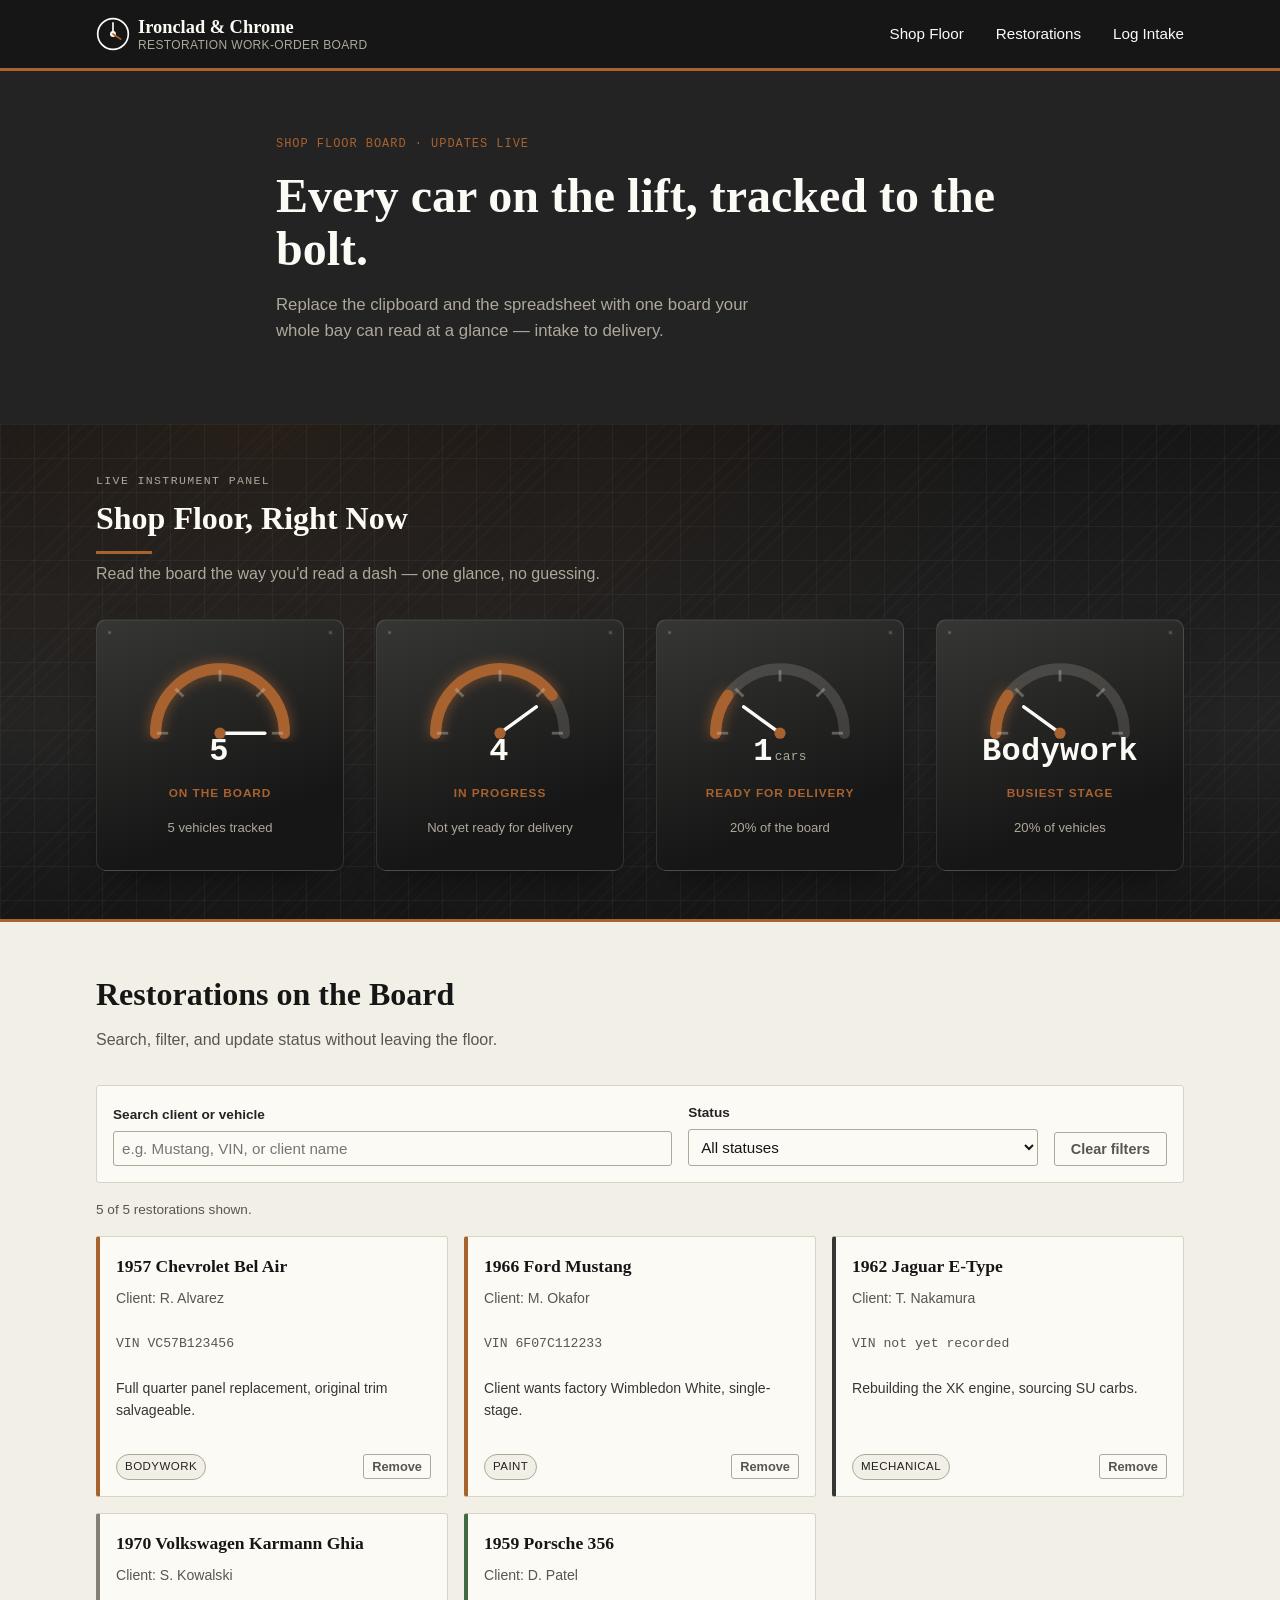
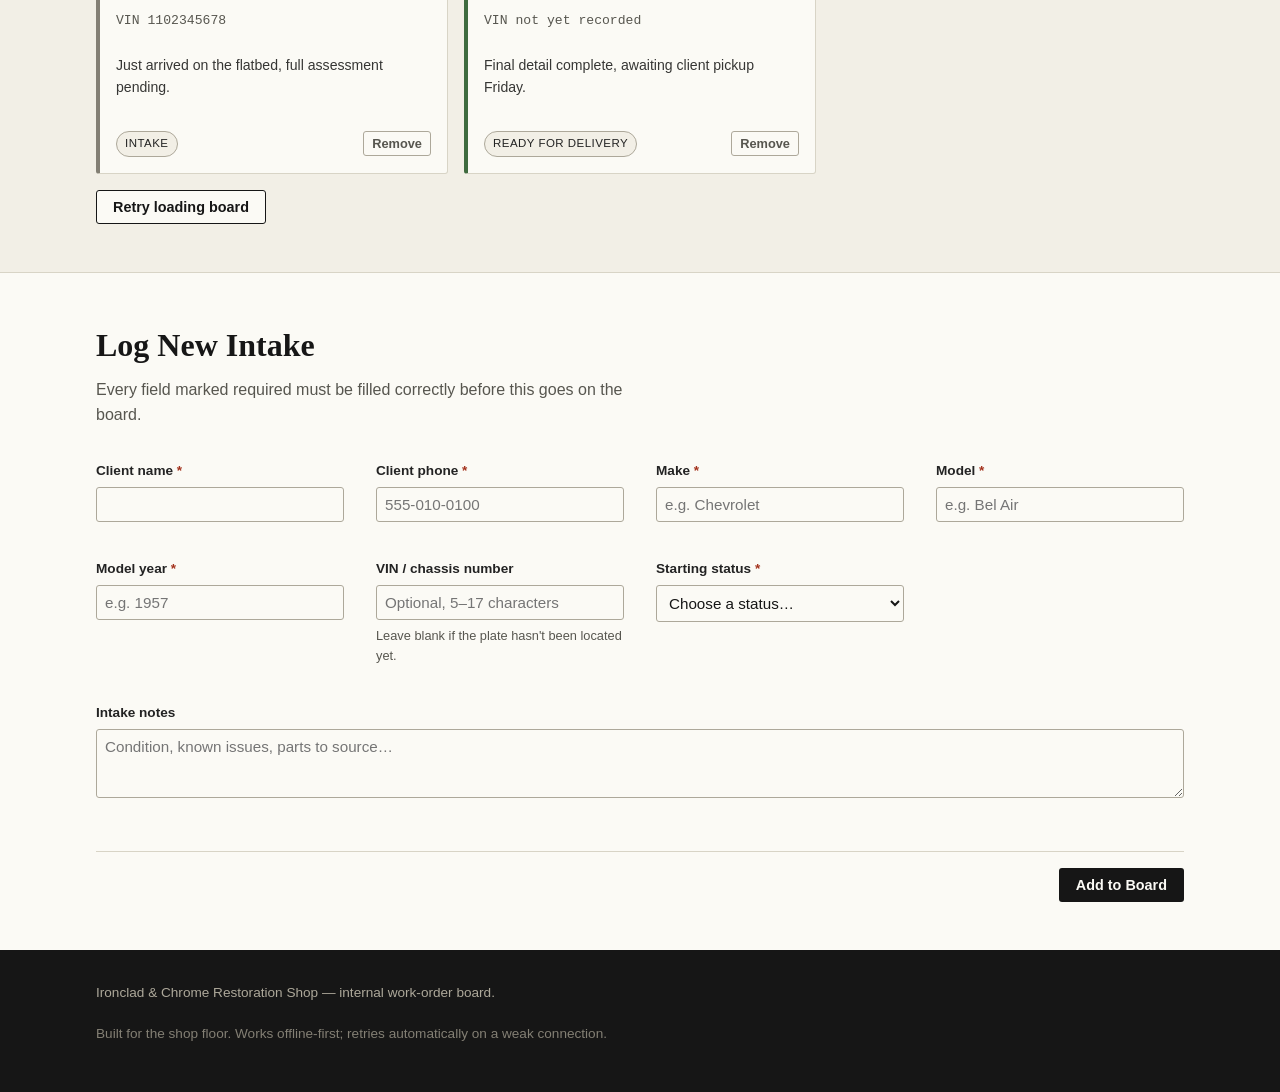
<file: index.html>
<!DOCTYPE html>
<html lang="en">
<head>
<meta charset="UTF-8">
<meta name="viewport" content="width=device-width, initial-scale=1.0">
<title>Ironclad &amp; Chrome — Restoration Shop Portfolio</title>
<meta name="description" content="Digital work-order portfolio for the shop floor: track restorations, log new intake, and find clients in seconds.">
<style>
/* =========================================================
   TOKENS — monochromatic corporate system.
   Every color used anywhere in this file must be one of
   these variables. No rogue hex values.
   ========================================================= */
:root {
  /* grayscale base */
  --charcoal-900: #161616;
  --charcoal-800: #232323;
  --charcoal-700: #363634;
  --steel-600: #57564f;
  --steel-400: #837f74;
  --steel-300: #ada89a;
  --steel-200: #d8d4c6;
  --paper-100: #f2efe6;
  --paper-000: #fbfaf5;

  /* single system accent — brushed copper, gauge-needle */
  --accent-copper: #a8622f;
  --accent-copper-dim: #7c4a25;

  /* required functional color for validation states (spec-mandated) */
  --signal-red: #a3311c;
  --signal-red-bg: #f7e6e1;
  --signal-green: #3f6b3f;

  /* type */
  --font-display: Georgia, "Times New Roman", "Noto Serif", serif;
  --font-body: -apple-system, "Segoe UI", Roboto, Helvetica, Arial, sans-serif;
  --font-mono: "Courier New", ui-monospace, monospace;

  /* spacing — strict 16/32 steps */
  --sp-1: 8px;
  --sp-2: 16px;
  --sp-3: 32px;
  --sp-4: 48px;
  --sp-5: 64px;

  --radius: 3px;
  --border: 1px solid var(--steel-200);
}

/* =========================================================
   RESET
   ========================================================= */
*, *::before, *::after { box-sizing: border-box; }
html { scroll-behavior: smooth; }
body {
  margin: 0;
  font-family: var(--font-body);
  background: var(--paper-100);
  color: var(--charcoal-800);
  line-height: 1.55;
  -webkit-font-smoothing: antialiased;
}
h1, h2, h3 { font-family: var(--font-display); font-weight: 700; margin: 0; }
p { margin: 0 0 var(--sp-2); }
ul { margin: 0; padding: 0; list-style: none; }
img, svg { display: block; max-width: 100%; }
button { font-family: inherit; }

.sr-only {
  position: absolute; width: 1px; height: 1px;
  padding: 0; margin: -1px; overflow: hidden;
  clip: rect(0,0,0,0); white-space: nowrap; border: 0;
}

.skip-link {
  position: absolute;
  left: var(--sp-2);
  top: -100px;
  background: var(--charcoal-900);
  color: var(--paper-000);
  padding: var(--sp-1) var(--sp-2);
  z-index: 100;
  transition: top .15s ease;
  border-radius: var(--radius);
}
.skip-link:focus { top: var(--sp-2); }

/* consistent visible focus ring everywhere */
a:focus-visible,
button:focus-visible,
input:focus-visible,
select:focus-visible,
textarea:focus-visible {
  outline: 3px solid var(--accent-copper);
  outline-offset: 2px;
}

.section-inner {
  max-width: 1120px;
  margin: 0 auto;
  padding: var(--sp-4) var(--sp-2);
}

.section-heading {
  font-size: clamp(1.5rem, 1.2rem + 1vw, 2rem);
  color: var(--charcoal-900);
  margin-bottom: var(--sp-1);
}
.section-lede {
  color: var(--steel-600);
  max-width: 60ch;
  margin-bottom: var(--sp-3);
}

/* =========================================================
   HEADER
   ========================================================= */
.site-header {
  background: var(--charcoal-900);
  color: var(--paper-000);
  position: sticky;
  top: 0;
  z-index: 50;
  border-bottom: 3px solid var(--accent-copper);
}
.header-inner {
  max-width: 1120px;
  margin: 0 auto;
  padding: var(--sp-2);
  display: flex;
  align-items: center;
  justify-content: space-between;
  gap: var(--sp-2);
}
.brand {
  display: flex;
  align-items: center;
  gap: var(--sp-1);
  text-decoration: none;
  color: inherit;
}
.brand-mark { color: var(--paper-000); flex-shrink: 0; }
.brand-text { display: flex; flex-direction: column; line-height: 1.2; }
.brand-name { font-family: var(--font-display); font-weight: 700; font-size: 1.15rem; }
.brand-sub { font-size: .75rem; color: var(--steel-300); letter-spacing: .03em; text-transform: uppercase; }

.nav-toggle {
  display: none;
  background: transparent;
  border: 1px solid var(--steel-600);
  border-radius: var(--radius);
  padding: var(--sp-1);
  color: var(--paper-000);
  cursor: pointer;
}
.nav-toggle-bar,
.nav-toggle-bar::before,
.nav-toggle-bar::after {
  display: block;
  width: 20px;
  height: 2px;
  background: currentColor;
  position: relative;
}
.nav-toggle-bar::before { content: ""; position: absolute; top: -6px; }
.nav-toggle-bar::after { content: ""; position: absolute; top: 6px; }

.site-nav ul { display: flex; gap: var(--sp-3); }
.site-nav a {
  color: var(--paper-000);
  text-decoration: none;
  font-size: .95rem;
  padding: var(--sp-1) 0;
  border-bottom: 2px solid transparent;
}
.site-nav a:hover,
.site-nav a:focus-visible { border-bottom-color: var(--accent-copper); }

/* =========================================================
   HERO
   ========================================================= */
.hero {
  background: var(--charcoal-800);
  color: var(--paper-000);
}
.hero-inner {
  max-width: 1120px;
  margin: 0 auto;
  padding: var(--sp-5) var(--sp-2);
  max-width: 760px;
}
.eyebrow {
  font-family: var(--font-mono);
  text-transform: uppercase;
  letter-spacing: .08em;
  font-size: .75rem;
  color: var(--accent-copper);
  margin-bottom: var(--sp-2);
}
.hero h1 {
  font-size: clamp(2rem, 1.5rem + 2vw, 3rem);
  line-height: 1.1;
  margin-bottom: var(--sp-2);
}
.hero-copy { color: var(--steel-300); font-size: 1.05rem; max-width: 55ch; }

/* =========================================================
   DASHBOARD / GAUGES  (signature element)
   An instrument-cluster panel: brushed-metal + blueprint
   texture behind a row of analog speedometer-style gauges.
   Still built entirely from the token palette above.
   ========================================================= */
.dashboard {
  position: relative;
  background:
    radial-gradient(ellipse at 20% 0%, rgba(168,98,47,.10), transparent 55%),
    repeating-linear-gradient(135deg, rgba(255,255,255,.025) 0px, rgba(255,255,255,.025) 1px, transparent 1px, transparent 10px),
    linear-gradient(180deg, var(--charcoal-900), var(--charcoal-800) 60%, var(--charcoal-900));
  color: var(--paper-000);
  border-bottom: 3px solid var(--accent-copper);
  overflow: hidden;
}
/* faint blueprint grid overlay */
.dashboard::before {
  content: "";
  position: absolute;
  inset: 0;
  background-image:
    linear-gradient(rgba(216,212,198,.05) 1px, transparent 1px),
    linear-gradient(90deg, rgba(216,212,198,.05) 1px, transparent 1px);
  background-size: 34px 34px;
  pointer-events: none;
}
.dashboard .section-inner { position: relative; }
.dashboard .section-heading { color: var(--paper-000); }
.dashboard .section-heading::after {
  content: "";
  display: block;
  width: 56px;
  height: 3px;
  margin-top: var(--sp-1);
  background: var(--accent-copper);
}
.dashboard-eyebrow {
  font-family: var(--font-mono);
  text-transform: uppercase;
  letter-spacing: .12em;
  font-size: .72rem;
  color: var(--steel-300);
  margin-bottom: 4px;
}
.dashboard .section-lede { color: var(--steel-300); }

.gauge-row {
  display: grid;
  grid-template-columns: repeat(auto-fit, minmax(210px, 1fr));
  gap: var(--sp-3);
  margin-top: var(--sp-3);
}

.gauge-card {
  position: relative;
  border-radius: 10px;
  padding: var(--sp-3) var(--sp-2) var(--sp-2);
  text-align: center;
  background: linear-gradient(160deg, var(--charcoal-700), var(--charcoal-900) 75%);
  border: 1px solid rgba(216,212,198,.14);
  box-shadow:
    0 1px 0 rgba(255,255,255,.05) inset,
    0 18px 34px -18px rgba(0,0,0,.65);
  transition: transform .2s ease, box-shadow .2s ease, border-color .2s ease;
}
.gauge-card:hover,
.gauge-card:focus-within {
  transform: translateY(-4px);
  border-color: rgba(168,98,47,.55);
  box-shadow:
    0 1px 0 rgba(255,255,255,.06) inset,
    0 22px 40px -16px rgba(0,0,0,.7),
    0 0 0 1px rgba(168,98,47,.25);
}
/* four corner rivets — a small, deliberate industrial detail */
.gauge-card::before,
.gauge-card::after {
  content: "";
  position: absolute;
  top: 10px;
  width: 5px;
  height: 5px;
  border-radius: 50%;
  background: rgba(216,212,198,.25);
  box-shadow: 0 0 0 1px rgba(0,0,0,.4) inset;
}
.gauge-card::before { left: 10px; }
.gauge-card::after { right: 10px; }

.gauge-analog { width: 100%; max-width: 168px; margin: 0 auto; display: block; }
.gauge-track { fill: none; stroke: rgba(216,212,198,.18); stroke-width: 8; stroke-linecap: round; }
.gauge-progress { fill: none; stroke: var(--accent-copper); stroke-width: 8; stroke-linecap: round; filter: drop-shadow(0 0 5px rgba(168,98,47,.65)); }
.gauge-tick { stroke: rgba(216,212,198,.35); stroke-width: 2; }
.gauge-needle { stroke: var(--paper-000); stroke-width: 2.5; stroke-linecap: round; }
.gauge-hub { fill: var(--accent-copper); }

.gauge-readout {
  margin-top: -6px;
  font-family: var(--font-mono);
  font-variant-numeric: tabular-nums;
  font-weight: 700;
  font-size: 2rem;
  letter-spacing: .01em;
  color: var(--paper-000);
  line-height: 1;
}
.gauge-readout-unit {
  font-size: .8rem;
  font-weight: 500;
  color: var(--steel-300);
  margin-left: 2px;
}
.gauge-label {
  margin-top: var(--sp-1);
  font-size: .74rem;
  text-transform: uppercase;
  letter-spacing: .08em;
  color: var(--accent-copper);
  font-weight: 700;
}
.gauge-detail { font-size: .82rem; color: var(--steel-300); margin-top: 2px; }

/* =========================================================
   TOOLBAR / FILTER FORM
   ========================================================= */
.toolbar {
  display: flex;
  flex-wrap: wrap;
  align-items: flex-end;
  gap: var(--sp-2);
  margin-bottom: var(--sp-2);
  padding: var(--sp-2);
  background: var(--paper-000);
  border: var(--border);
  border-radius: var(--radius);
}
.field { display: flex; flex-direction: column; gap: 6px; flex: 1 1 200px; }
.field-search { flex: 2 1 260px; }
.field label { font-size: .85rem; font-weight: 600; color: var(--charcoal-800); }
.field input,
.field select,
.field textarea {
  padding: var(--sp-1);
  border: 1px solid var(--steel-300);
  border-radius: var(--radius);
  font-size: .95rem;
  background: var(--paper-000);
  color: var(--charcoal-900);
  font-family: inherit;
}
.field input:invalid[data-touched="true"] { border-color: var(--signal-red); }
.field.has-error input,
.field.has-error select,
.field.has-error textarea {
  border-color: var(--signal-red);
  background: var(--signal-red-bg);
}
.error-msg {
  font-size: .82rem;
  color: var(--signal-red);
  min-height: 1.1em;
  margin: 0;
}
.field-hint { font-size: .8rem; color: var(--steel-600); margin: 0; }
.req { color: var(--signal-red); }

.btn {
  display: inline-flex;
  align-items: center;
  gap: var(--sp-1);
  padding: var(--sp-1) var(--sp-2);
  border-radius: var(--radius);
  font-size: .9rem;
  font-weight: 600;
  cursor: pointer;
  border: 1px solid transparent;
  white-space: nowrap;
}
.btn-primary { background: var(--charcoal-900); color: var(--paper-000); }
.btn-primary:hover { background: var(--accent-copper-dim); }
.btn-ghost { background: transparent; color: var(--steel-600); border-color: var(--steel-300); }
.btn-ghost:hover { color: var(--charcoal-900); border-color: var(--charcoal-900); }
.btn-outline { background: var(--paper-000); color: var(--charcoal-900); border-color: var(--charcoal-900); }
.btn-outline:hover { background: var(--charcoal-900); color: var(--paper-000); }
.btn-small { padding: 4px var(--sp-1); font-size: .8rem; }
.btn:disabled { opacity: .55; cursor: not-allowed; }

.btn-spinner {
  width: 14px; height: 14px;
  border: 2px solid rgba(255,255,255,.4);
  border-top-color: var(--paper-000);
  border-radius: 50%;
  animation: spin .7s linear infinite;
}
@keyframes spin { to { transform: rotate(360deg); } }

/* =========================================================
   BOARD — projects grid, loading, empty
   ========================================================= */
.board-status {
  font-size: .85rem;
  color: var(--steel-600);
  margin-bottom: var(--sp-2);
  min-height: 1.2em;
}
.board {
  display: grid;
  grid-template-columns: repeat(auto-fill, minmax(280px, 1fr));
  gap: var(--sp-2);
}

.card {
  border: var(--border);
  border-radius: var(--radius);
  background: var(--paper-000);
  padding: var(--sp-2);
  border-left: 4px solid var(--steel-300);
  display: flex;
  flex-direction: column;
  gap: var(--sp-1);
}
.card[data-status="intake"]     { border-left-color: var(--steel-400); }
.card[data-status="teardown"]   { border-left-color: var(--steel-600); }
.card[data-status="bodywork"]   { border-left-color: var(--accent-copper); }
.card[data-status="paint"]      { border-left-color: var(--accent-copper); }
.card[data-status="mechanical"] { border-left-color: var(--charcoal-700); }
.card[data-status="reassembly"] { border-left-color: var(--charcoal-800); }
.card[data-status="ready"]      { border-left-color: var(--signal-green); }

.card-title { font-family: var(--font-display); font-size: 1.1rem; color: var(--charcoal-900); }
.card-client { font-size: .88rem; color: var(--steel-600); }
.card-meta { font-size: .82rem; color: var(--steel-600); font-family: var(--font-mono); }
.card-notes { font-size: .88rem; color: var(--charcoal-700); }
.card-footer { display: flex; align-items: center; justify-content: space-between; gap: var(--sp-1); margin-top: auto; padding-top: var(--sp-1); }
.status-pill {
  font-size: .72rem;
  text-transform: uppercase;
  letter-spacing: .04em;
  padding: 3px 8px;
  border-radius: 999px;
  background: var(--paper-100);
  border: 1px solid var(--steel-300);
  color: var(--charcoal-800);
}

/* skeleton loading */
.skeleton-card {
  border: var(--border);
  border-radius: var(--radius);
  padding: var(--sp-2);
  background: var(--paper-000);
}
.skeleton-line {
  height: 12px;
  border-radius: var(--radius);
  background: linear-gradient(90deg, var(--steel-200) 25%, var(--paper-100) 37%, var(--steel-200) 63%);
  background-size: 400% 100%;
  animation: shimmer 1.4s ease infinite;
  margin-bottom: var(--sp-1);
}
.skeleton-line.short { width: 60%; }
@keyframes shimmer { 0% { background-position: 100% 0; } 100% { background-position: -100% 0; } }

/* empty state */
.empty-state {
  grid-column: 1 / -1;
  text-align: center;
  padding: var(--sp-4) var(--sp-2);
  border: 1px dashed var(--steel-300);
  border-radius: var(--radius);
  color: var(--steel-600);
}
.empty-state h3 { color: var(--charcoal-800); margin-bottom: var(--sp-1); font-family: var(--font-display); }

/* connectivity error state */
.error-state {
  grid-column: 1 / -1;
  text-align: center;
  padding: var(--sp-4) var(--sp-2);
  border: 1px solid var(--signal-red);
  background: var(--signal-red-bg);
  border-radius: var(--radius);
  color: var(--signal-red);
}
.error-state h3 { margin-bottom: var(--sp-1); font-family: var(--font-display); }

.board-actions { margin-top: var(--sp-2); }

/* =========================================================
   INTAKE FORM
   ========================================================= */
.intake { background: var(--paper-000); border-top: var(--border); }
.form-grid {
  display: grid;
  grid-template-columns: repeat(auto-fit, minmax(220px, 1fr));
  gap: var(--sp-2) var(--sp-3);
}
.field-wide { grid-column: 1 / -1; }
.intake textarea { resize: vertical; }

.form-footer {
  display: flex;
  align-items: center;
  justify-content: space-between;
  gap: var(--sp-2);
  margin-top: var(--sp-3);
  padding-top: var(--sp-2);
  border-top: var(--border);
}
.form-status { font-size: .9rem; color: var(--steel-600); min-height: 1.2em; }
.form-status[data-state="success"] { color: var(--signal-green); }
.form-status[data-state="error"] { color: var(--signal-red); }

/* =========================================================
   TOAST
   ========================================================= */
.toast {
  position: fixed;
  bottom: var(--sp-3);
  left: 50%;
  transform: translateX(-50%);
  background: var(--charcoal-900);
  color: var(--paper-000);
  padding: var(--sp-1) var(--sp-2);
  border-radius: var(--radius);
  border-left: 4px solid var(--accent-copper);
  font-size: .9rem;
  z-index: 200;
  box-shadow: 0 6px 20px rgba(0,0,0,.25);
}

/* =========================================================
   FOOTER
   ========================================================= */
.site-footer { background: var(--charcoal-900); color: var(--steel-300); }
.footer-inner { padding: var(--sp-3) var(--sp-2); font-size: .85rem; display: flex; flex-direction: column; gap: 4px; }
.footer-meta { color: var(--steel-400); }

/* =========================================================
   RESPONSIVE
   ========================================================= */
@media (max-width: 720px) {
  .nav-toggle { display: inline-flex; align-items: center; justify-content: center; }
  .site-nav {
    display: none;
    width: 100%;
    order: 3;
  }
  .site-nav.open { display: block; }
  .site-nav ul { flex-direction: column; gap: 0; padding-top: var(--sp-1); }
  .site-nav a { display: block; padding: var(--sp-1) 0; }
  .header-inner { flex-wrap: wrap; }
  .toolbar { flex-direction: column; align-items: stretch; }
}

/* respect reduced motion */
@media (prefers-reduced-motion: reduce) {
  html { scroll-behavior: auto; }
  .skeleton-line, .btn-spinner { animation: none; }
}

</style>
</head>
<body>

<a class="skip-link" href="#main-content">Skip to main content</a>

<header class="site-header">
  <div class="header-inner">
    <a href="#top" class="brand" id="top">
      <span class="brand-mark" aria-hidden="true">
        <svg viewBox="0 0 40 40" width="34" height="34" role="img" aria-label="">
          <circle cx="20" cy="20" r="18" fill="none" stroke="currentColor" stroke-width="2"/>
          <circle cx="20" cy="20" r="3.5" fill="currentColor"/>
          <line x1="20" y1="20" x2="20" y2="7" stroke="currentColor" stroke-width="2" stroke-linecap="round"/>
          <line x1="20" y1="20" x2="29" y2="26" stroke="var(--accent-copper)" stroke-width="2" stroke-linecap="round"/>
        </svg>
      </span>
      <span class="brand-text">
        <span class="brand-name">Ironclad &amp; Chrome</span>
        <span class="brand-sub">Restoration Work-Order Board</span>
      </span>
    </a>

    <button class="nav-toggle" id="navToggle" aria-expanded="false" aria-controls="primaryNav" type="button">
      <span class="sr-only">Toggle navigation menu</span>
      <span class="nav-toggle-bar" aria-hidden="true"></span>
    </button>

    <nav class="site-nav" id="primaryNav" aria-label="Primary">
      <ul>
        <li><a href="#dashboard">Shop Floor</a></li>
        <li><a href="#projects">Restorations</a></li>
        <li><a href="#intake">Log Intake</a></li>
      </ul>
    </nav>
  </div>
</header>

<main id="main-content">

  <section class="hero" aria-labelledby="hero-heading">
    <div class="hero-inner">
      <p class="eyebrow">Shop floor board · updates live</p>
      <h1 id="hero-heading">Every car on the lift, tracked to the bolt.</h1>
      <p class="hero-copy">Replace the clipboard and the spreadsheet with one board your whole bay can read at a glance — intake to delivery.</p>
    </div>
  </section>

  <section class="dashboard" id="dashboard" aria-labelledby="dashboard-heading">
    <div class="section-inner">
      <p class="dashboard-eyebrow">Live instrument panel</p>
      <h2 id="dashboard-heading" class="section-heading">Shop Floor, Right Now</h2>
      <p class="section-lede">Read the board the way you'd read a dash — one glance, no guessing.</p>
      <div class="gauge-row" id="gaugeRow" aria-live="polite">
        <!-- gauges injected by app.js -->
      </div>
    </div>
  </section>

  <section class="projects" id="projects" aria-labelledby="projects-heading">
    <div class="section-inner">
      <div class="projects-header">
        <h2 id="projects-heading" class="section-heading">Restorations on the Board</h2>
        <p class="section-lede">Search, filter, and update status without leaving the floor.</p>
      </div>

      <form class="toolbar" id="filterForm" role="search" aria-label="Search and filter restorations">
        <div class="field field-search">
          <label for="searchInput">Search client or vehicle</label>
          <input type="text" id="searchInput" name="search" placeholder="e.g. Mustang, VIN, or client name" autocomplete="off">
        </div>
        <div class="field field-status">
          <label for="statusFilter">Status</label>
          <select id="statusFilter" name="statusFilter">
            <option value="all">All statuses</option>
            <option value="intake">Intake</option>
            <option value="teardown">Teardown</option>
            <option value="bodywork">Bodywork</option>
            <option value="paint">Paint</option>
            <option value="mechanical">Mechanical</option>
            <option value="reassembly">Reassembly</option>
            <option value="ready">Ready for Delivery</option>
          </select>
        </div>
        <button type="button" class="btn btn-ghost" id="resetFilters">Clear filters</button>
      </form>

      <div class="board-status" id="boardStatus" role="status" aria-live="polite"></div>

      <div class="board" id="board" aria-busy="false">
        <!-- project cards, loading skeleton, or empty state injected here -->
      </div>

      <div class="board-actions">
        <button type="button" class="btn btn-outline" id="retryLoad" hidden>Retry loading board</button>
      </div>
    </div>
  </section>

  <section class="intake" id="intake" aria-labelledby="intake-heading">
    <div class="section-inner">
      <h2 id="intake-heading" class="section-heading">Log New Intake</h2>
      <p class="section-lede">Every field marked required must be filled correctly before this goes on the board.</p>

      <form id="intakeForm" novalidate>
        <div class="form-grid">

          <div class="field">
            <label for="clientName">Client name <span class="req" aria-hidden="true">*</span></label>
            <input type="text" id="clientName" name="clientName" required aria-required="true" aria-describedby="err-clientName">
            <p class="error-msg" id="err-clientName" aria-live="polite"></p>
          </div>

          <div class="field">
            <label for="clientPhone">Client phone <span class="req" aria-hidden="true">*</span></label>
            <input type="tel" id="clientPhone" name="clientPhone" required aria-required="true" aria-describedby="err-clientPhone" placeholder="555-010-0100">
            <p class="error-msg" id="err-clientPhone" aria-live="polite"></p>
          </div>

          <div class="field">
            <label for="carMake">Make <span class="req" aria-hidden="true">*</span></label>
            <input type="text" id="carMake" name="carMake" required aria-required="true" aria-describedby="err-carMake" placeholder="e.g. Chevrolet">
            <p class="error-msg" id="err-carMake" aria-live="polite"></p>
          </div>

          <div class="field">
            <label for="carModel">Model <span class="req" aria-hidden="true">*</span></label>
            <input type="text" id="carModel" name="carModel" required aria-required="true" aria-describedby="err-carModel" placeholder="e.g. Bel Air">
            <p class="error-msg" id="err-carModel" aria-live="polite"></p>
          </div>

          <div class="field">
            <label for="carYear">Model year <span class="req" aria-hidden="true">*</span></label>
            <input type="number" id="carYear" name="carYear" required aria-required="true" aria-describedby="err-carYear" min="1900" max="2026" placeholder="e.g. 1957">
            <p class="error-msg" id="err-carYear" aria-live="polite"></p>
          </div>

          <div class="field">
            <label for="vin">VIN / chassis number</label>
            <input type="text" id="vin" name="vin" aria-describedby="err-vin hint-vin" placeholder="Optional, 5–17 characters">
            <p class="field-hint" id="hint-vin">Leave blank if the plate hasn't been located yet.</p>
            <p class="error-msg" id="err-vin" aria-live="polite"></p>
          </div>

          <div class="field">
            <label for="statusSelect">Starting status <span class="req" aria-hidden="true">*</span></label>
            <select id="statusSelect" name="statusSelect" required aria-required="true" aria-describedby="err-statusSelect">
              <option value="">Choose a status…</option>
              <option value="intake">Intake</option>
              <option value="teardown">Teardown</option>
              <option value="bodywork">Bodywork</option>
              <option value="paint">Paint</option>
              <option value="mechanical">Mechanical</option>
              <option value="reassembly">Reassembly</option>
              <option value="ready">Ready for Delivery</option>
            </select>
            <p class="error-msg" id="err-statusSelect" aria-live="polite"></p>
          </div>

          <div class="field field-wide">
            <label for="notes">Intake notes</label>
            <textarea id="notes" name="notes" rows="3" aria-describedby="err-notes" placeholder="Condition, known issues, parts to source…"></textarea>
            <p class="error-msg" id="err-notes" aria-live="polite"></p>
          </div>

        </div>

        <div class="form-footer">
          <p class="form-status" id="formStatus" role="status" aria-live="polite"></p>
          <button type="submit" class="btn btn-primary" id="submitIntake">
            <span class="btn-label">Add to Board</span>
            <span class="btn-spinner" aria-hidden="true" hidden></span>
          </button>
        </div>
      </form>
    </div>
  </section>

</main>

<footer class="site-footer">
  <div class="section-inner footer-inner">
    <p>Ironclad &amp; Chrome Restoration Shop — internal work-order board.</p>
    <p class="footer-meta">Built for the shop floor. Works offline-first; retries automatically on a weak connection.</p>
  </div>
</footer>

<div id="toast" class="toast" role="alert" aria-live="assertive" hidden></div>

<script>
/* =========================================================
   Ironclad & Chrome — Restoration Shop Portfolio
   Vanilla JS. No frameworks, no external libs.
   ========================================================= */
(function () {
  "use strict";

  /* ---------------------------------------------------------
     TELEMETRY (simulated analytics)
     --------------------------------------------------------- */
  function logAnalytics(action, detail) {
    // eslint-disable-next-line no-console
    console.log(
      "[Analytics] User interacted with Classic Car Restoration Shop Portfolio",
      { action: action, detail: detail || null, at: new Date().toISOString() }
    );
  }

  /* ---------------------------------------------------------
     SECURITY — sanitize all free-text input before it ever
     touches state or the DOM. Escapes HTML-significant chars
     so stored values cannot execute as markup/script.
     --------------------------------------------------------- */
  function sanitizeText(raw) {
    if (typeof raw !== "string") return "";
    return raw
      .replace(/&/g, "&amp;")
      .replace(/</g, "&lt;")
      .replace(/>/g, "&gt;")
      .replace(/"/g, "&quot;")
      .replace(/'/g, "&#39;")
      .trim();
  }

  /* ---------------------------------------------------------
     STATE — in-memory "database" for this session.
     Seeded with a few realistic work orders.
     --------------------------------------------------------- */
  var STATUS_LABELS = {
    intake: "Intake",
    teardown: "Teardown",
    bodywork: "Bodywork",
    paint: "Paint",
    mechanical: "Mechanical",
    reassembly: "Reassembly",
    ready: "Ready for Delivery"
  };

  var state = {
    projects: [
      { id: "p1", client: "R. Alvarez", make: "Chevrolet", model: "Bel Air", year: 1957, vin: "VC57B123456", status: "bodywork", notes: "Full quarter panel replacement, original trim salvageable." },
      { id: "p2", client: "M. Okafor", make: "Ford", model: "Mustang", year: 1966, vin: "6F07C112233", status: "paint", notes: "Client wants factory Wimbledon White, single-stage." },
      { id: "p3", client: "T. Nakamura", make: "Jaguar", model: "E-Type", year: 1962, vin: "", status: "mechanical", notes: "Rebuilding the XK engine, sourcing SU carbs." },
      { id: "p4", client: "S. Kowalski", make: "Volkswagen", model: "Karmann Ghia", year: 1970, vin: "1102345678", status: "intake", notes: "Just arrived on the flatbed, full assessment pending." },
      { id: "p5", client: "D. Patel", make: "Porsche", model: "356", year: 1959, vin: "", status: "ready", notes: "Final detail complete, awaiting client pickup Friday." }
    ],
    filterText: "",
    filterStatus: "all",
    boardLoaded: false,
    boardError: false
  };

  var nextIdCounter = state.projects.length + 1;

  /* ---------------------------------------------------------
     SIMULATED NETWORK — mimics a spotty 3G connection.
     Randomly fails ~15% of the time so the retry / error
     path actually gets exercised, not just the happy path.
     --------------------------------------------------------- */
  function simulateNetworkFetch(payload, opts) {
    opts = opts || {};
    var delay = opts.delay || (500 + Math.random() * 900);
    var failRate = typeof opts.failRate === "number" ? opts.failRate : 0.15;
    return new Promise(function (resolve, reject) {
      window.setTimeout(function () {
        if (Math.random() < failRate) {
          reject(new Error("Network request failed — connection dropped."));
        } else {
          resolve(payload);
        }
      }, delay);
    });
  }

  /* ---------------------------------------------------------
     DOM REFERENCES
     --------------------------------------------------------- */
  var boardEl = document.getElementById("board");
  var boardStatusEl = document.getElementById("boardStatus");
  var retryBtn = document.getElementById("retryLoad");
  var gaugeRow = document.getElementById("gaugeRow");
  var searchInput = document.getElementById("searchInput");
  var statusFilter = document.getElementById("statusFilter");
  var resetFiltersBtn = document.getElementById("resetFilters");
  var intakeForm = document.getElementById("intakeForm");
  var submitBtn = document.getElementById("submitIntake");
  var formStatus = document.getElementById("formStatus");
  var toastEl = document.getElementById("toast");
  var navToggle = document.getElementById("navToggle");
  var primaryNav = document.getElementById("primaryNav");

  /* ---------------------------------------------------------
     MOBILE NAV TOGGLE (keyboard accessible)
     --------------------------------------------------------- */
  navToggle.addEventListener("click", function () {
    var isOpen = primaryNav.classList.toggle("open");
    navToggle.setAttribute("aria-expanded", String(isOpen));
  });

  /* ---------------------------------------------------------
     TOAST — brief, non-blocking confirmation messages
     --------------------------------------------------------- */
  var toastTimer = null;
  function showToast(message) {
    toastEl.textContent = message;
    toastEl.hidden = false;
    window.clearTimeout(toastTimer);
    toastTimer = window.setTimeout(function () {
      toastEl.hidden = true;
    }, 3200);
  }

  /* ---------------------------------------------------------
     GAUGES — analog speedometer SVG builder
     Draws a semicircular track, a copper progress arc, five
     tick marks, and a needle that points to the current
     percentage — like a real dashboard, not a progress bar.
     --------------------------------------------------------- */
  function polar(cx, cy, r, angleDeg) {
    var rad = (angleDeg * Math.PI) / 180;
    return { x: cx + r * Math.cos(rad), y: cy - r * Math.sin(rad) };
  }

  function buildGaugeSVG(pct) {
    var clamped = Math.max(0, Math.min(100, pct));
    var cx = 60, cy = 58, r = 46;
    var startAngle = 180, endAngle = 0;
    var sweepAngle = startAngle - (clamped / 100) * (startAngle - endAngle);

    var start = polar(cx, cy, r, startAngle);
    var full = polar(cx, cy, r, endAngle);
    var progressEnd = polar(cx, cy, r, sweepAngle);
    var largeArc = (startAngle - sweepAngle) > 180 ? 1 : 0;

    var trackPath = "M " + start.x + " " + start.y + " A " + r + " " + r + " 0 1 1 " + full.x + " " + full.y;
    var progressPath = clamped > 0.5
      ? "M " + start.x + " " + start.y + " A " + r + " " + r + " 0 " + largeArc + " 1 " + progressEnd.x + " " + progressEnd.y
      : "";

    var ticks = [0, 25, 50, 75, 100].map(function (t) {
      var a = startAngle - (t / 100) * (startAngle - endAngle);
      var inner = polar(cx, cy, r - 9, a);
      var outer = polar(cx, cy, r - 1, a);
      return '<line class="gauge-tick" x1="' + inner.x + '" y1="' + inner.y + '" x2="' + outer.x + '" y2="' + outer.y + '"/>';
    }).join("");

    var needleTip = polar(cx, cy, r - 14, sweepAngle);

    return (
      '<svg class="gauge-analog" viewBox="0 0 120 64" role="presentation" aria-hidden="true">' +
        '<path class="gauge-track" d="' + trackPath + '"/>' +
        (progressPath ? '<path class="gauge-progress" d="' + progressPath + '"/>' : '') +
        ticks +
        '<line class="gauge-needle" x1="' + cx + '" y1="' + cy + '" x2="' + needleTip.x + '" y2="' + needleTip.y + '"/>' +
        '<circle class="gauge-hub" cx="' + cx + '" cy="' + cy + '" r="4"/>' +
      '</svg>'
    );
  }

  /* ---------------------------------------------------------
     GAUGES — dashboard summary
     --------------------------------------------------------- */
  function renderGauges() {
    var total = state.projects.length;
    var readyCount = state.projects.filter(function (p) { return p.status === "ready"; }).length;
    var inProgress = total - readyCount;
    var pctReady = total ? Math.round((readyCount / total) * 100) : 0;

    var statusCounts = {};
    state.projects.forEach(function (p) {
      statusCounts[p.status] = (statusCounts[p.status] || 0) + 1;
    });
    var busiestStatus = Object.keys(statusCounts).sort(function (a, b) {
      return statusCounts[b] - statusCounts[a];
    })[0];
    var busiestPct = total ? Math.round((statusCounts[busiestStatus] || 0) / total * 100) : 0;

    var gauges = [
      { label: "On the Board", value: total, pct: 100, detail: total === 1 ? "1 vehicle tracked" : total + " vehicles tracked" },
      { label: "In Progress", value: inProgress, pct: total ? Math.round((inProgress / total) * 100) : 0, detail: "Not yet ready for delivery" },
      { label: "Ready for Delivery", value: readyCount, pct: pctReady, detail: pctReady + "% of the board" },
      { label: "Busiest Stage", value: busiestStatus ? STATUS_LABELS[busiestStatus] : "—", pct: busiestPct, detail: busiestStatus ? busiestPct + "% of vehicles" : "No data yet" }
    ];

    gaugeRow.innerHTML = gauges.map(function (g) {
      var srLabel = sanitizeText(String(g.label)) + ": " + sanitizeText(String(g.value)) + ", " + sanitizeText(String(g.detail));
      return (
        '<div class="gauge-card" role="img" aria-label="' + srLabel + '">' +
          buildGaugeSVG(g.pct) +
          '<p class="gauge-readout">' + sanitizeText(String(g.value)) +
            (typeof g.value === "number" ? '<span class="gauge-readout-unit">' + (g.label === "Ready for Delivery" ? "cars" : "") + '</span>' : '') +
          '</p>' +
          '<p class="gauge-label">' + sanitizeText(g.label) + '</p>' +
          '<p class="gauge-detail">' + sanitizeText(g.detail) + '</p>' +
        '</div>'
      );
    }).join("");
  }

  /* ---------------------------------------------------------
     BOARD RENDERING — loading / error / empty / data states
     --------------------------------------------------------- */
  function renderSkeleton() {
    boardEl.setAttribute("aria-busy", "true");
    boardStatusEl.textContent = "Loading restorations…";
    var cards = "";
    for (var i = 0; i < 4; i++) {
      cards +=
        '<div class="skeleton-card" aria-hidden="true">' +
          '<div class="skeleton-line" style="width:70%"></div>' +
          '<div class="skeleton-line short"></div>' +
          '<div class="skeleton-line" style="width:90%"></div>' +
        '</div>';
    }
    boardEl.innerHTML = cards;
    retryBtn.hidden = true;
  }

  function renderError() {
    boardEl.setAttribute("aria-busy", "false");
    boardStatusEl.textContent = "The board couldn't load.";
    boardEl.innerHTML =
      '<div class="error-state">' +
        '<h3>Connection dropped</h3>' +
        '<p>We couldn\u2019t reach the board on this connection. Your data is safe — nothing was lost.</p>' +
      '</div>';
    retryBtn.hidden = false;
  }

  function getFilteredProjects() {
    var text = state.filterText.trim().toLowerCase();
    return state.projects.filter(function (p) {
      var matchesStatus = state.filterStatus === "all" || p.status === state.filterStatus;
      if (!matchesStatus) return false;
      if (!text) return true;
      var haystack = [p.client, p.make, p.model, p.vin, String(p.year)].join(" ").toLowerCase();
      return haystack.indexOf(text) !== -1;
    });
  }

  function renderBoard() {
    boardEl.setAttribute("aria-busy", "false");
    retryBtn.hidden = true;

    if (state.projects.length === 0) {
      boardStatusEl.textContent = "No vehicles on the board yet.";
      boardEl.innerHTML =
        '<div class="empty-state">' +
          '<h3>No data found</h3>' +
          '<p>Nothing has been logged yet. Use \u201cLog New Intake\u201d below to add the first vehicle.</p>' +
        '</div>';
      return;
    }

    var filtered = getFilteredProjects();

    if (filtered.length === 0) {
      boardStatusEl.textContent = "0 results for the current search and filter.";
      boardEl.innerHTML =
        '<div class="empty-state">' +
          '<h3>No data found</h3>' +
          '<p>No restorations match this search or status filter. Try clearing the filters.</p>' +
        '</div>';
      return;
    }

    boardStatusEl.textContent = filtered.length + " of " + state.projects.length + " restorations shown.";

    boardEl.innerHTML = filtered.map(function (p) {
      var vinLine = p.vin ? "VIN " + sanitizeText(p.vin) : "VIN not yet recorded";
      return (
        '<article class="card" data-status="' + p.status + '" aria-label="' + sanitizeText(p.year + " " + p.make + " " + p.model) + '">' +
          '<h3 class="card-title">' + sanitizeText(String(p.year)) + " " + sanitizeText(p.make) + " " + sanitizeText(p.model) + '</h3>' +
          '<p class="card-client">Client: ' + sanitizeText(p.client) + '</p>' +
          '<p class="card-meta">' + vinLine + '</p>' +
          (p.notes ? '<p class="card-notes">' + sanitizeText(p.notes) + '</p>' : '') +
          '<div class="card-footer">' +
            '<span class="status-pill">' + sanitizeText(STATUS_LABELS[p.status] || p.status) + '</span>' +
            '<button type="button" class="btn btn-ghost btn-small" data-remove="' + p.id + '" aria-label="Remove ' + sanitizeText(p.year + " " + p.make + " " + p.model) + ' from board">Remove</button>' +
          '</div>' +
        '</article>'
      );
    }).join("");

    // wire up per-card remove buttons
    Array.prototype.forEach.call(boardEl.querySelectorAll("[data-remove]"), function (btn) {
      btn.addEventListener("click", function () {
        var id = btn.getAttribute("data-remove");
        state.projects = state.projects.filter(function (p) { return p.id !== id; });
        logAnalytics("remove_project", { id: id });
        showToast("Removed from board.");
        renderBoard();
        renderGauges();
      });
    });
  }

  function loadBoard(isRetry) {
    state.boardError = false;
    renderSkeleton();
    simulateNetworkFetch(state.projects)
      .then(function () {
        state.boardLoaded = true;
        renderBoard();
        renderGauges();
        if (isRetry) showToast("Board reconnected.");
      })
      .catch(function () {
        state.boardError = true;
        renderError();
      });
  }

  retryBtn.addEventListener("click", function () {
    logAnalytics("retry_board_load");
    loadBoard(true);
  });

  /* ---------------------------------------------------------
     FILTERS
     --------------------------------------------------------- */
  var searchDebounce = null;
  searchInput.addEventListener("input", function () {
    window.clearTimeout(searchDebounce);
    searchDebounce = window.setTimeout(function () {
      state.filterText = searchInput.value;
      renderBoard();
      logAnalytics("search_projects", { query: sanitizeText(searchInput.value) });
    }, 200);
  });

  statusFilter.addEventListener("change", function () {
    state.filterStatus = statusFilter.value;
    renderBoard();
    logAnalytics("filter_projects", { status: state.filterStatus });
  });

  resetFiltersBtn.addEventListener("click", function () {
    searchInput.value = "";
    statusFilter.value = "all";
    state.filterText = "";
    state.filterStatus = "all";
    renderBoard();
    logAnalytics("clear_filters");
  });

  /* ---------------------------------------------------------
     INTAKE FORM — validation, sanitization, submission
     --------------------------------------------------------- */
  var fieldConfig = [
    { id: "clientName", errId: "err-clientName", validate: function (v) {
        if (!v.trim()) return "Enter the client's name.";
        return "";
      } },
    { id: "clientPhone", errId: "err-clientPhone", validate: function (v) {
        if (!v.trim()) return "Enter a phone number.";
        var digits = v.replace(/\D/g, "");
        if (digits.length < 7) return "Enter a valid phone number.";
        return "";
      } },
    { id: "carMake", errId: "err-carMake", validate: function (v) {
        if (!v.trim()) return "Enter the vehicle make.";
        return "";
      } },
    { id: "carModel", errId: "err-carModel", validate: function (v) {
        if (!v.trim()) return "Enter the vehicle model.";
        return "";
      } },
    { id: "carYear", errId: "err-carYear", validate: function (v) {
        if (!v.trim()) return "Enter the model year.";
        var year = Number(v);
        if (!Number.isInteger(year) || year < 1900 || year > 2026) {
          return "Enter a year between 1900 and 2026.";
        }
        return "";
      } },
    { id: "vin", errId: "err-vin", validate: function (v) {
        if (!v.trim()) return ""; // optional
        if (v.trim().length < 5 || v.trim().length > 17) return "VIN should be 5–17 characters, or left blank.";
        return "";
      } },
    { id: "statusSelect", errId: "err-statusSelect", validate: function (v) {
        if (!v) return "Choose a starting status.";
        return "";
      } },
    { id: "notes", errId: "err-notes", validate: function () { return ""; } }
  ];

  function setFieldError(fieldId, errId, message) {
    var input = document.getElementById(fieldId);
    var errEl = document.getElementById(errId);
    var wrapper = input.closest(".field");
    if (message) {
      wrapper.classList.add("has-error");
      input.setAttribute("aria-invalid", "true");
      errEl.textContent = message;
    } else {
      wrapper.classList.remove("has-error");
      input.removeAttribute("aria-invalid");
      errEl.textContent = "";
    }
  }

  function validateForm() {
    var firstInvalidEl = null;
    var isValid = true;
    fieldConfig.forEach(function (cfg) {
      var input = document.getElementById(cfg.id);
      var message = cfg.validate(input.value);
      setFieldError(cfg.id, cfg.errId, message);
      if (message) {
        isValid = false;
        if (!firstInvalidEl) firstInvalidEl = input;
      }
    });
    if (firstInvalidEl) firstInvalidEl.focus();
    return isValid;
  }

  // live-clear errors as the user fixes them
  fieldConfig.forEach(function (cfg) {
    var input = document.getElementById(cfg.id);
    input.addEventListener("input", function () {
      var message = cfg.validate(input.value);
      if (!message) setFieldError(cfg.id, cfg.errId, "");
    });
    input.addEventListener("blur", function () {
      input.setAttribute("data-touched", "true");
    });
  });

  intakeForm.addEventListener("submit", function (e) {
    e.preventDefault();

    if (!validateForm()) {
      formStatus.textContent = "Fix the highlighted fields before adding this vehicle.";
      formStatus.setAttribute("data-state", "error");
      logAnalytics("intake_validation_failed");
      return;
    }

    var payload = {
      id: "p" + (nextIdCounter++),
      client: sanitizeText(document.getElementById("clientName").value),
      phone: sanitizeText(document.getElementById("clientPhone").value),
      make: sanitizeText(document.getElementById("carMake").value),
      model: sanitizeText(document.getElementById("carModel").value),
      year: Number(document.getElementById("carYear").value),
      vin: sanitizeText(document.getElementById("vin").value),
      status: document.getElementById("statusSelect").value,
      notes: sanitizeText(document.getElementById("notes").value)
    };

    // simulate the network write, with loading state + retry-on-failure
    submitBtn.disabled = true;
    submitBtn.querySelector(".btn-spinner").hidden = false;
    formStatus.textContent = "Saving to the board…";
    formStatus.setAttribute("data-state", "");

    submitIntake(payload, 0);
  });

  function submitIntake(payload, attempt) {
    simulateNetworkFetch(payload, { failRate: 0.2 })
      .then(function () {
        state.projects.unshift(payload);
        submitBtn.disabled = false;
        submitBtn.querySelector(".btn-spinner").hidden = true;
        formStatus.textContent = "Added " + payload.year + " " + payload.make + " " + payload.model + " to the board.";
        formStatus.setAttribute("data-state", "success");
        intakeForm.reset();
        fieldConfig.forEach(function (cfg) { setFieldError(cfg.id, cfg.errId, ""); });
        renderBoard();
        renderGauges();
        showToast("Vehicle added to the board.");
        logAnalytics("intake_submitted", { status: payload.status });
      })
      .catch(function () {
        if (attempt < 1) {
          formStatus.textContent = "Connection dropped, retrying…";
          submitIntake(payload, attempt + 1);
        } else {
          submitBtn.disabled = false;
          submitBtn.querySelector(".btn-spinner").hidden = true;
          formStatus.textContent = "Couldn't save — check the connection and try again.";
          formStatus.setAttribute("data-state", "error");
          logAnalytics("intake_submit_failed");
        }
      });
  }

  /* ---------------------------------------------------------
     INIT
     --------------------------------------------------------- */
  loadBoard(false);
  renderGauges();
})();

</script>
</body>
</html>
</file>
